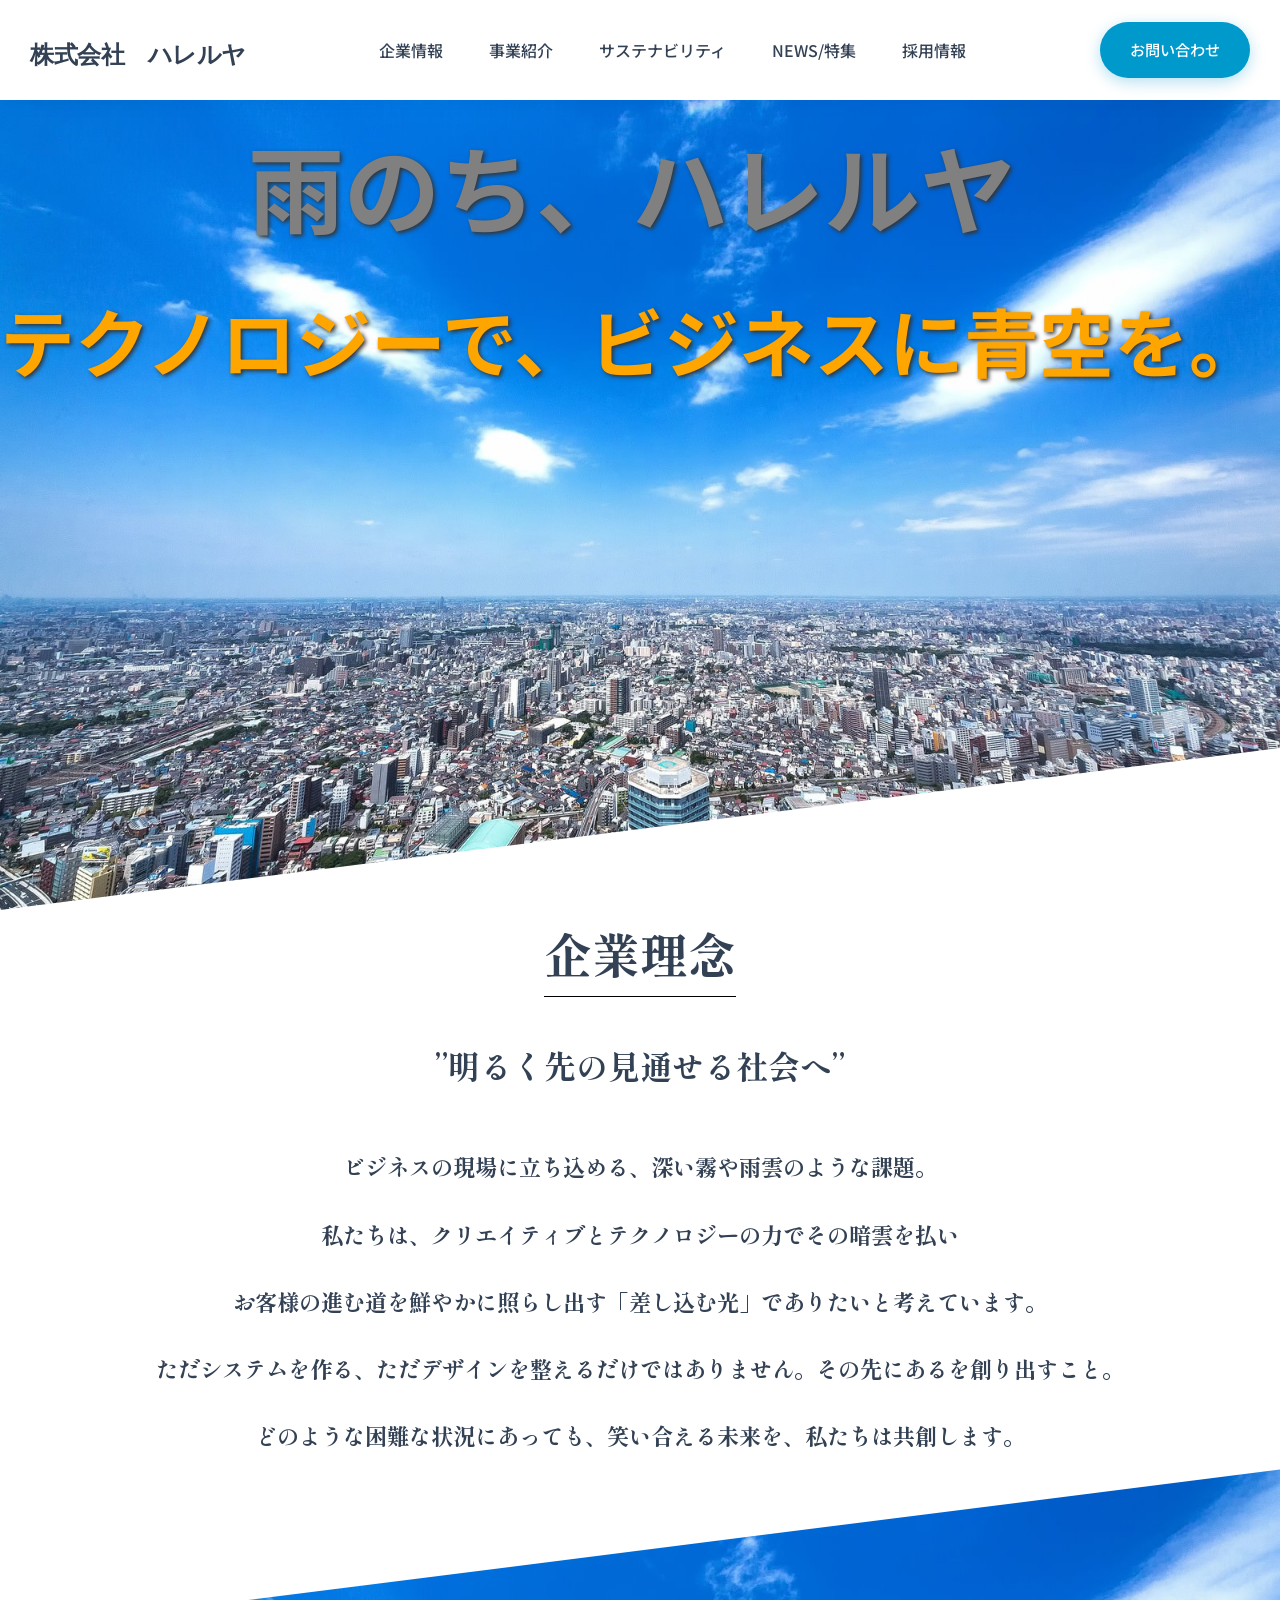
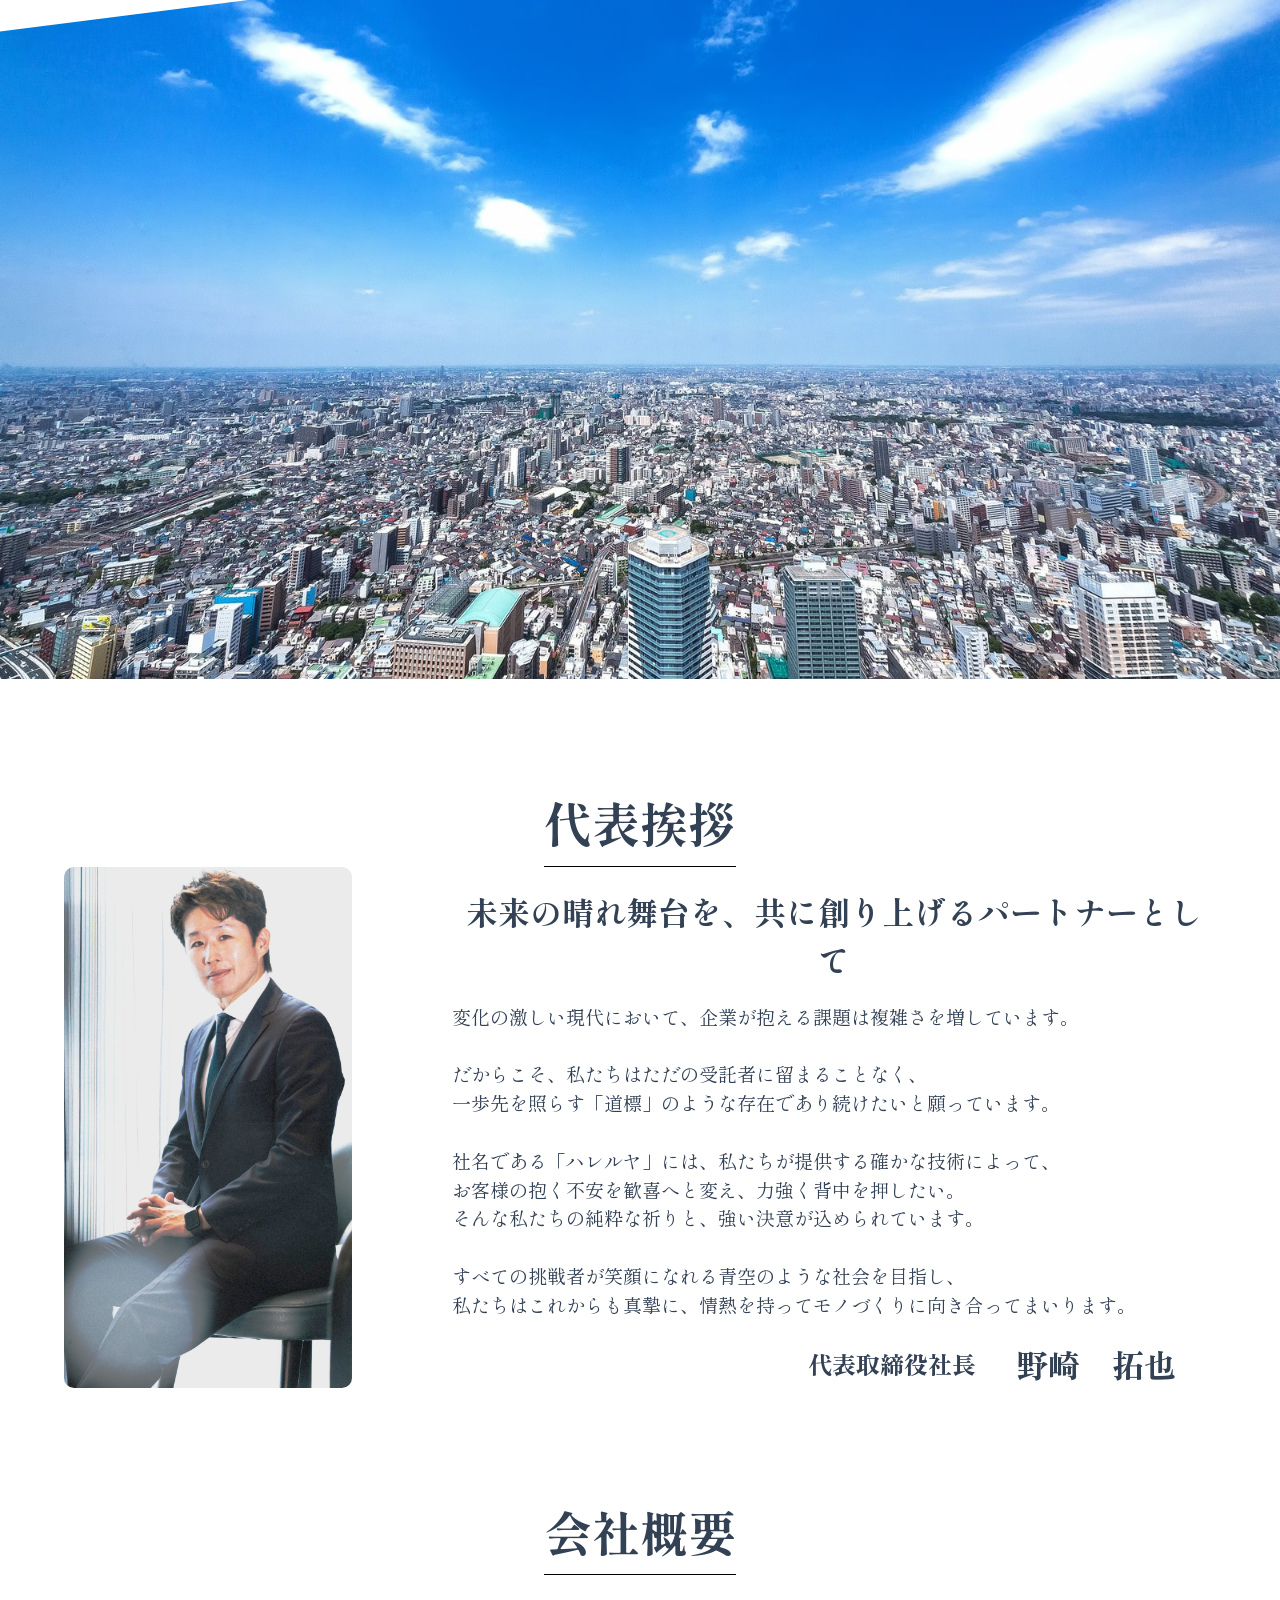
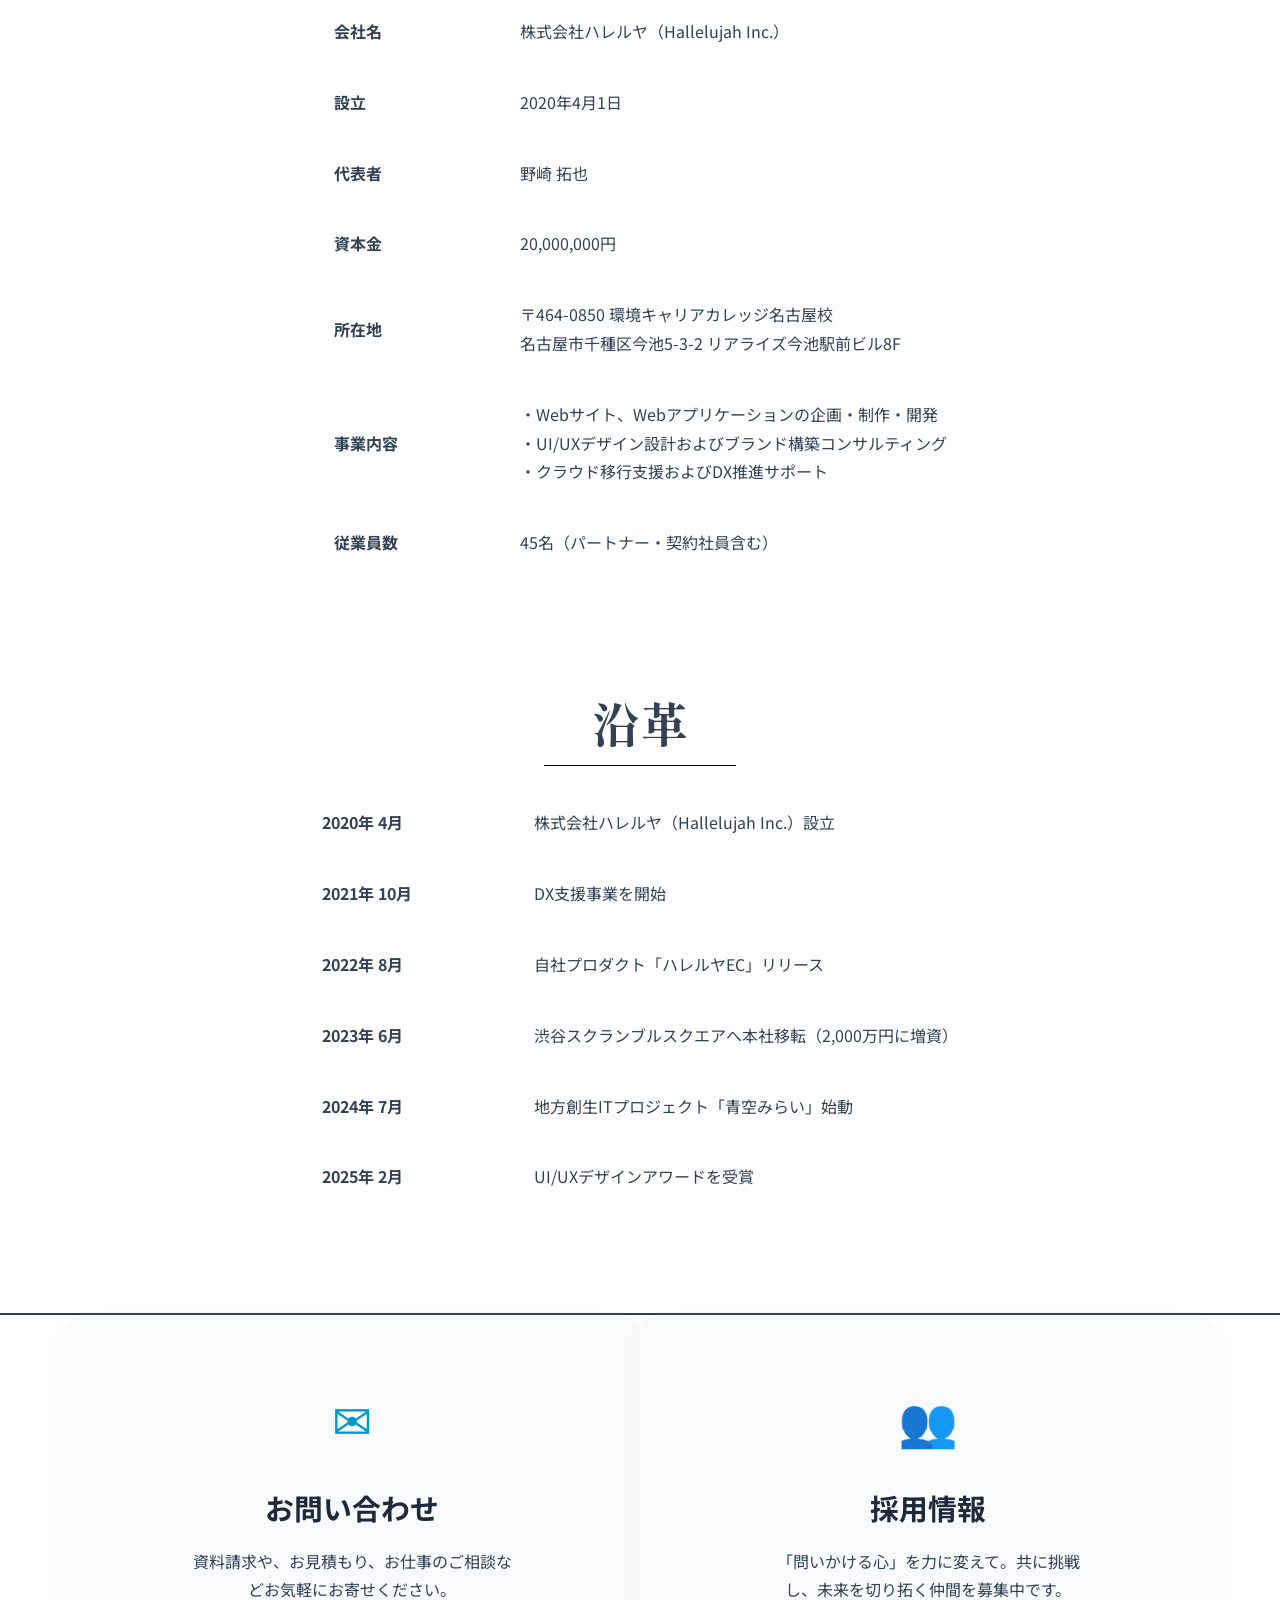
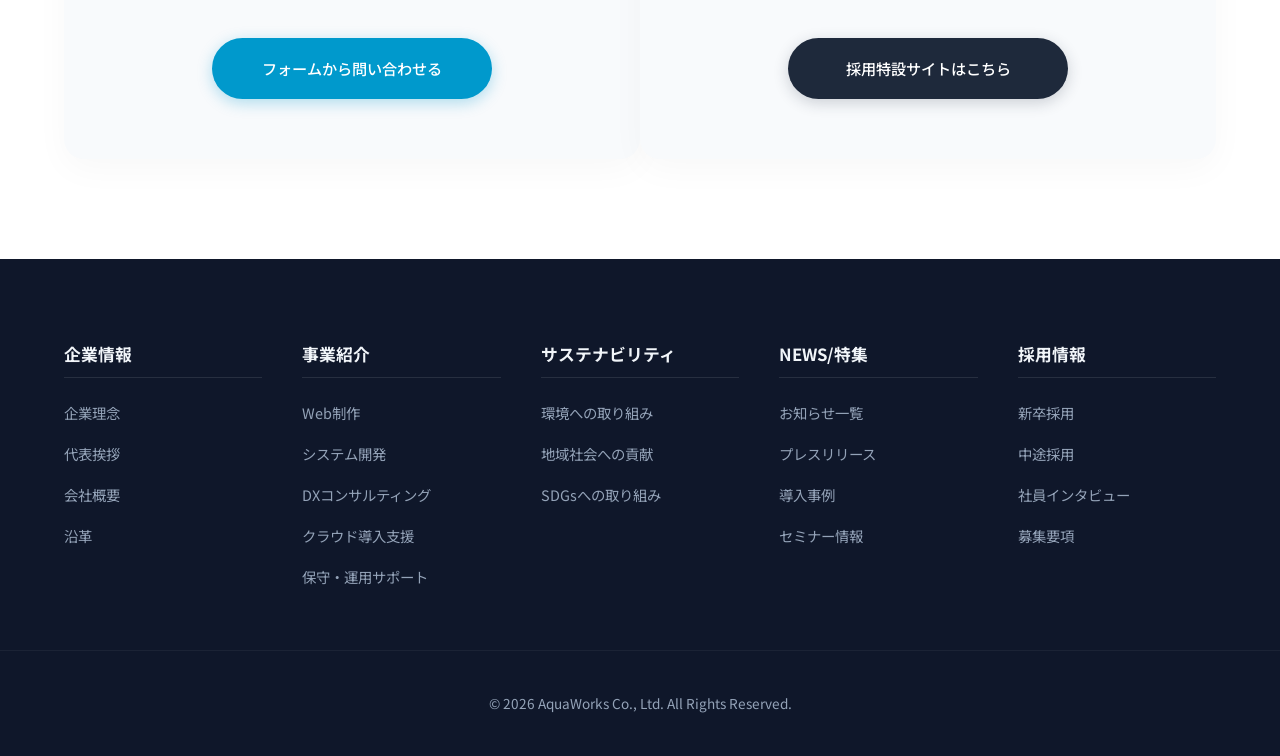
<file: company.html>
<!DOCTYPE html>
<html lang="ja">
<head>
  <meta charset="UTF-8">
  <meta name="viewport" content="width=device-width, initial-scale=1.0">
  <title>企業情報 | 株式会社</title>
	<!-- Google Fonts からモダンなフォントを導入 -->
	<link rel="preconnect" href="https://fonts.googleapis.com">
	<link rel="preconnect" href="https://fonts.gstatic.com" crossorigin>
	<link href="https://fonts.googleapis.com/css2?family=Noto+Serif+JP:wght@200..900&family=Shippori+Mincho+B1:wght@400;700&family=Zen+Antique&display=swap" rel="stylesheet">
	<link rel="preconnect" href="https://fonts.googleapis.com">
	<link rel="preconnect" href="https://fonts.gstatic.com" crossorigin>
	<link href="https://fonts.googleapis.com/css2?family=Noto+Serif+JP:wght@200..900&family=Shippori+Mincho+B1&display=swap" rel="stylesheet">
	<link rel="preconnect" href="https://fonts.googleapis.com">
	<link rel="preconnect" href="https://fonts.gstatic.com" crossorigin>
	<link href="https://fonts.googleapis.com/css2?family=Montserrat:wght@400;700&family=Noto+Sans+JP:wght@400;500;700&display=swap" rel="stylesheet">
  <!-- CSS読み込み -->
	<link  href="css/common.css" rel="stylesheet">
	<link href="css/company-page.css" rel="stylesheet">
</head>

<body>
	
<!-- =============================================================<br>
	
							ヘッダー 

================================================================== -->
<header class="header">
  <div class="header-inner">
    <!-- ロゴ -->
    <h1 class="logo">
      <a href="index.html" class="logo-link">株式会社　ハレルヤ</a>
    </h1>

    <!-- メインナビゲーション -->
    <nav class="nav">
      <ul class="main-nav">
		
        <!-- 企業情報 -->
        <li class="sub-text">
			<p class="main-a"><a href="#company" class="underline">企業情報</a></p>
          <div class="sub-nav">
            <div class="sub-background">
              <h2 class="main-nav-text">企業情報</h2>
              <ul class="sub-ul">
                <li class="sub-nav-li"><a href="#philosophy" class="a-sub-nav">企業理念</a></li>
                <li class="sub-nav-li"><a href="#message" class="a-sub-nav">代表挨拶</a></li>
                <li class="sub-nav-li"><a href="#profile" class="a-sub-nav">会社概要</a></li>
                <li class="sub-nav-li"><a href="#history" class="a-sub-nav">沿革</a></li>
              </ul>
            </div>
          </div>
        </li>

        <!-- 事業紹介 -->
        <li class="sub-text">
			<p class="main-a"><a href="#business" class="underline">事業紹介</a></p>
          <div class="sub-nav">
            <div class="sub-background">
              <h2 class="main-nav-text">事業紹介</h2>
              <ul class="sub-ul">
                <li class="sub-nav-li"><a href="#" class="a-sub-nav">Web制作</a></li>
                <li class="sub-nav-li"><a href="#" class="a-sub-nav">システム開発</a></li>
                <li class="sub-nav-li"><a href="#" class="a-sub-nav">DXコンサルティング</a></li>
                <li class="sub-nav-li"><a href="#" class="a-sub-nav">クラウド導入支援</a></li>
                <li class="sub-nav-li"><a href="#" class="a-sub-nav">保守・運用サポート</a></li>
              </ul>
            </div>
          </div>
        </li>
		
        <!-- サステナビリティ -->
        <li class="sub-text">
			<p class="main-a"><a href="#sustainability" class="underline">サステナビリティ</a></p>
          <div class="sub-nav">
            <div class="sub-background">
              <h2 class="main-nav-text">サステナビリティ</h2>
              <ul class="sub-ul">
                <li class="sub-nav-li"><a href="#" class="a-sub-nav">環境への取り組み</a></li>
                <li class="sub-nav-li"><a href="#" class="a-sub-nav">地域社会への貢献</a></li>
                <li class="sub-nav-li"><a href="#" class="a-sub-nav">SDGsへの取り組み</a></li>
              </ul>
            </div>
          </div>
        </li>
		
        <!-- NEWS/特集 -->
        <li class="sub-text">
			<p class="main-a"><a href="#news" class="underline">NEWS/特集</a></p>
          <div class="sub-nav">
            <div class="sub-background">
              <h2 class="main-nav-text">NEWS/特集</h2>
              <ul class="sub-ul">
                <li class="sub-nav-li"><a href="#" class="a-sub-nav">お知らせ一覧</a></li>
                <li class="sub-nav-li"><a href="#" class="a-sub-nav">プレスリリース</a></li>
                <li class="sub-nav-li"><a href="#" class="a-sub-nav">導入事例</a></li>
                <li class="sub-nav-li"><a href="#" class="a-sub-nav">セミナー情報</a></li>
              </ul>
            </div>
          </div>
        </li>
		
        <!-- 採用情報 -->
        <li class="sub-text">
          <p class="main-a"><a href="#form" class="underline">採用情報</a></p>
          <div class="sub-nav">
            <div class="sub-background">
              <h2 class="main-nav-text">採用情報</h2>
              <ul class="sub-ul">
                <li class="sub-nav-li"><a href="#" class="a-sub-nav">新卒採用</a></li>
                <li class="sub-nav-li"><a href="#" class="a-sub-nav">中途採用</a></li>
                <li class="sub-nav-li"><a href="#" class="a-sub-nav">社員インタビュー</a></li>
                <li class="sub-nav-li"><a href="#" class="a-sub-nav">募集要項</a></li>
              </ul>
            </div>
          </div>
        </li>
      </ul>
    </nav>
	  
    <a href="#form" class="contact-btn">お問い合わせ</a>
  </div>
</header>
	
<!-- =============================================================<br>
	
						企業理念

================================================================== -->
<main>
	
<section>
	<div class="container" id="company">
		<div class="philosophy-mv">
			<div class="philosophy-mv-text">
				<h2>雨のち、ハレルヤ</h2>
				<h3>テクノロジーで、ビジネスに青空を。</h3>
			</div>
		</div>	
		
		<h2 class="title-h2" id="philosophy">企業理念</h2>
		
		<div class="philosophy-text-area">
			
			<h3 class="text-area-h3">”明るく先の見通せる社会へ”</h3>
			
			<p>ビジネスの現場に立ち込める、深い霧や雨雲のような課題。<br>
				私たちは、クリエイティブとテクノロジーの力でその暗雲を払い<br>
				お客様の進む道を鮮やかに照らし出す「差し込む光」でありたいと考えています。<br>
				ただシステムを作る、ただデザインを整えるだけではありません。その先にあるを創り出すこと。<br>
				どのような困難な状況にあっても、笑い合える未来を、私たちは共創します。</p>
		</div>
			 
		</div>
	
	<div class="try-mv">
	</div>
</section>
	
<!-- =============================================================<br>
	
						代表挨拶

================================================================== -->
<section id="message">
	<h2 class="title-h2">代表挨拶</h2>
	
	<div class="container">
		<div class="messeage-container-inner">
		<div class="flex-box">
			<img src="img/nozaki_02_03.png" alt="代表取締役の写真" class="img-box">
			
			<div class="text-area">
				<h3 class="text-area-h3">未来の晴れ舞台を、共に創り上げるパートナーとして</h3>
				
					<p>変化の激しい現代において、企業が抱える課題は複雑さを増しています。<br>
					<br>
					だからこそ、私たちはただの受託者に留まることなく、<br>
					一歩先を照らす「道標」のような存在であり続けたいと願っています。<br>
					<br>
					社名である「ハレルヤ」には、私たちが提供する確かな技術によって、<br>
					お客様の抱く不安を歓喜へと変え、力強く背中を押したい。<br>
					そんな私たちの純粋な祈りと、強い決意が込められています。<br>
					<br>
					すべての挑戦者が笑顔になれる青空のような社会を目指し、<br>
					私たちはこれからも真摯に、情熱を持ってモノづくりに向き合ってまいります。</p>
				
					<div class="position-President">
						<p class="position">代表取締役社長</p><p class="President-Name">野崎　拓也</p>
					</div>
			</div>
		</div>
		</div>
	</div>
</section>

<!-- =============================================================<br>
	
						会社概要

================================================================== -->
<section class="profile" id="profile">
	<h2 class="title-h2">会社概要</h2>
	<div class="container">
		
		<table class="about-table">
			 
          <tr class="about-tr">
            <th class="about-th">会社名</th>
            <td class="about-td">株式会社ハレルヤ（Hallelujah Inc.）</td>
          </tr>
			 
          <tr class="about-tr">
            <th class="about-th">設立</th>
            <td class="about-td">2020年4月1日</td>
          </tr>
			 
          <tr class="about-tr">
            <th class="about-th">代表者</th>
            <td class="about-td">野崎 拓也</td>
          </tr>
			 
          <tr class="about-tr">
            <th class="about-th">資本金</th>
            <td class="about-td">20,000,000円</td>
          </tr>
			 
          <tr class="about-tr">
            <th class="about-th">所在地</th>
            <td class="about-td">〒464-0850 環境キャリアカレッジ名古屋校<br>名古屋市千種区今池5-3-2 リアライズ今池駅前ビル8F</td>
          </tr>
			 
          <tr class="about-tr">
            <th class="about-th">事業内容</th>
            <td class="about-td">
              ・Webサイト、Webアプリケーションの企画・制作・開発<br>
              ・UI/UXデザイン設計およびブランド構築コンサルティング<br>
              ・クラウド移行支援およびDX推進サポート
            </td>
          </tr>
			 
          <tr class="about-tr">
            <th class="about-th">従業員数</th>
            <td class="about-td">45名（パートナー・契約社員含む）</td>
          </tr>
			 
		</table>
	
	</div>
</section>
	
<!-- =============================================================<br>
	
						沿革

================================================================== -->
<section class="history" id="history">
	<h2 class="title-h2">沿革</h2>
	<div class="container">
		
		<table class="about-table">
			
			<tr class="about-tr">
            	<th class="about-th">2020年 4月</th>
            	<td class="about-td">株式会社ハレルヤ（Hallelujah Inc.）設立</td>
			</tr>
			
			<tr class="about-tr">
            	<th class="about-th">2021年 10月</th>
				<td class="about-td">DX支援事業を開始</td>
          	</tr>

			<tr class="about-tr">
            	<th class="about-th">2022年 8月</th>
				<td class="about-td">自社プロダクト「ハレルヤEC」リリース</td>
          	</tr>
			
			<tr class="about-tr">
            	<th class="about-th">2023年 6月</th>
				<td class="about-td">渋谷スクランブルスクエアへ本社移転（2,000万円に増資）</td>
          	</tr>
			

 			<tr class="about-tr">
            	<th class="about-th">2024年 7月</th>
				<td class="about-td">地方創生ITプロジェクト「青空みらい」始動</td>
          	</tr>

 			<tr class="about-tr">
            	<th class="about-th">2025年 2月</th>
				<td class="about-td">UI/UXデザインアワードを受賞</td>
          	</tr>
			
		</table>
 
	</div>
</section>
	
<div class="bottom-border"></div>
	
<!-- =============================================================<br>
	
						お問合わせ＆採用

================================================================== -->
<section id="form" class="form">
  <div class="flex-box">
    <!-- お問い合わせ -->
    <div class="contact-card-box">
      <div class="card-icon">✉</div>
      <h3 class="contact-h3">お問い合わせ</h3>
      <p class="contact-p">資料請求や、お見積もり、お仕事のご相談などお気軽にお寄せください。</p>
      <a href="#" class="contact-btn btn-large">フォームから問い合わせる</a>
    </div>

    <!-- 採用情報 -->
    <div class="recruit-card-box">
      <div class="card-icon">👥</div>
      <h3 class="recruit-h3">採用情報</h3>
      <p class="recruit-p">「問いかける心」を力に変えて。共に挑戦し、未来を切り拓く仲間を募集中です。</p>
      <a href="#" class="contact-btn btn-large btn-dark">採用特設サイトはこちら</a>		
    </div>
  </div>
</section>
	
<!-- =============================================================<br>
	
							フッター

================================================================== -->
<footer class="footer">
  <div class="footer-nav">
    <ul class="footer-nav-main-ul">
      <!-- 企業情報 -->
      <li class="footer-main-li">
        <a href="#company" class="footer-main-a">企業情報</a>
        <ul class="footer-sub-ul">
          <li><a href="#philosophy" class="footer-sub-nav-a">企業理念</a></li>
          <li><a href="#message" class="footer-sub-nav-a">代表挨拶</a></li>
          <li><a href="#profile" class="footer-sub-nav-a">会社概要</a></li>
          <li><a href="#history" class="footer-sub-nav-a">沿革</a></li>
        </ul>
      </li>
			
      <!-- 事業紹介 -->
      <li class="footer-main-li">
        <a href="#business" class="footer-main-a">事業紹介</a>
        <ul class="footer-sub-ul">
          <li><a href="#" class="footer-sub-nav-a">Web制作</a></li>
          <li><a href="#" class="footer-sub-nav-a">システム開発</a></li>
          <li><a href="#" class="footer-sub-nav-a">DXコンサルティング</a></li>
          <li><a href="#" class="footer-sub-nav-a">クラウド導入支援</a></li>
          <li><a href="#" class="footer-sub-nav-a">保守・運用サポート</a></li>
        </ul>
      </li>
			
      <!-- サステナビリティ -->
      <li class="footer-main-li">
        <a href="#sustainability" class="footer-main-a">サステナビリティ</a>
        <ul class="footer-sub-ul">
          <li><a href="#" class="footer-sub-nav-a">環境への取り組み</a></li>
          <li><a href="#" class="footer-sub-nav-a">地域社会への貢献</a></li>
          <li><a href="#" class="footer-sub-nav-a">SDGsへの取り組み</a></li>
        </ul>
      </li>
			
      <!-- NEWS/特集 -->
      <li class="footer-main-li">
        <a href="#news" class="footer-main-a">NEWS/特集</a>
        <ul class="footer-sub-ul">
          <li><a href="#" class="footer-sub-nav-a">お知らせ一覧</a></li>
          <li><a href="#" class="footer-sub-nav-a">プレスリリース</a></li>
          <li><a href="#" class="footer-sub-nav-a">導入事例</a></li>
          <li><a href="#" class="footer-sub-nav-a">セミナー情報</a></li>
        </ul>
      </li>
			
      <li class="footer-main-li">
        <a href="#form" class="footer-main-a">採用情報</a>
        <ul class="footer-sub-ul">
          <li><a href="#" class="footer-sub-nav-a">新卒採用</a></li>
          <li><a href="#" class="footer-sub-nav-a">中途採用</a></li>
          <li><a href="#" class="footer-sub-nav-a">社員インタビュー</a></li>
          <li><a href="#" class="footer-sub-nav-a">募集要項</a></li>
        </ul>
      </li>
    </ul>
  </div>
	  
  <p class="footer-copy">&copy; 2026 AquaWorks Co., Ltd. All Rights Reserved.</p>
</footer>
	
<!-- JavaScript読み込み -->
<script src="script.js" defer></script>
	
</main>	
	
</body>
</html>
</file>
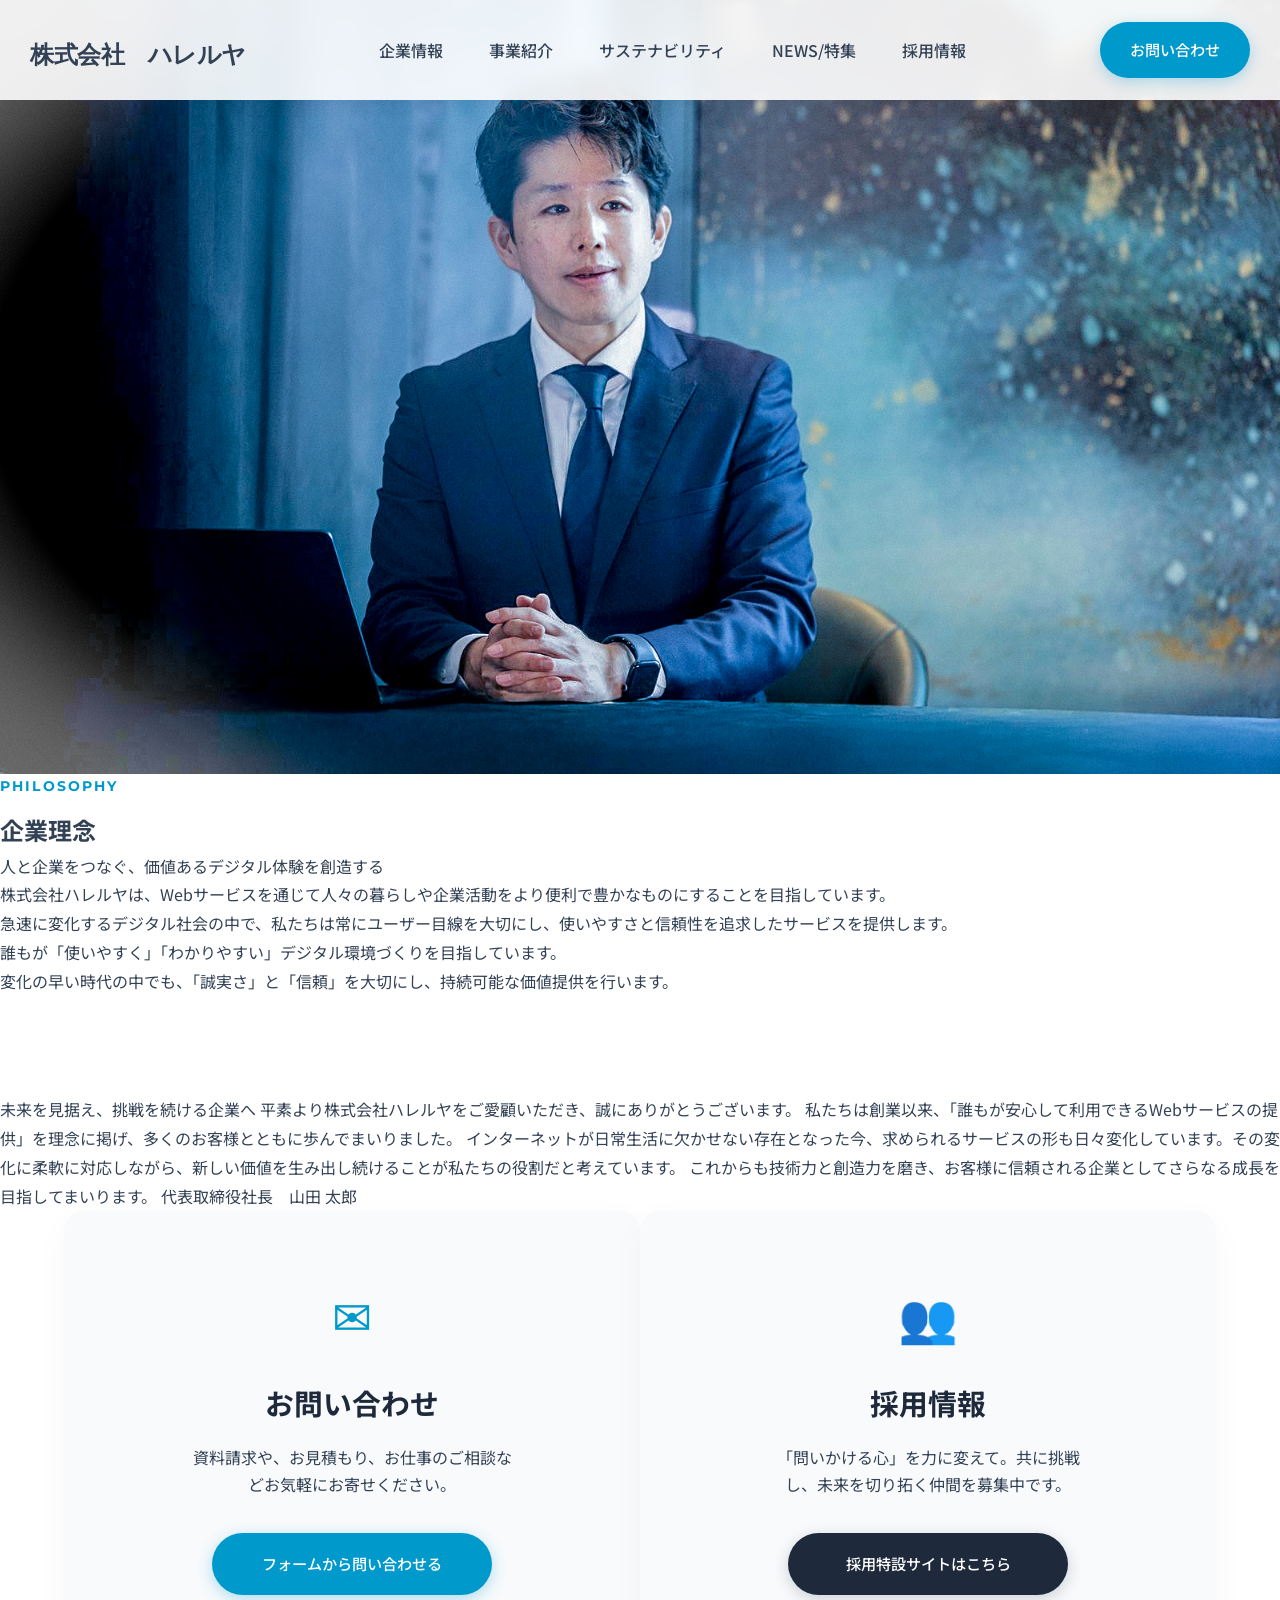
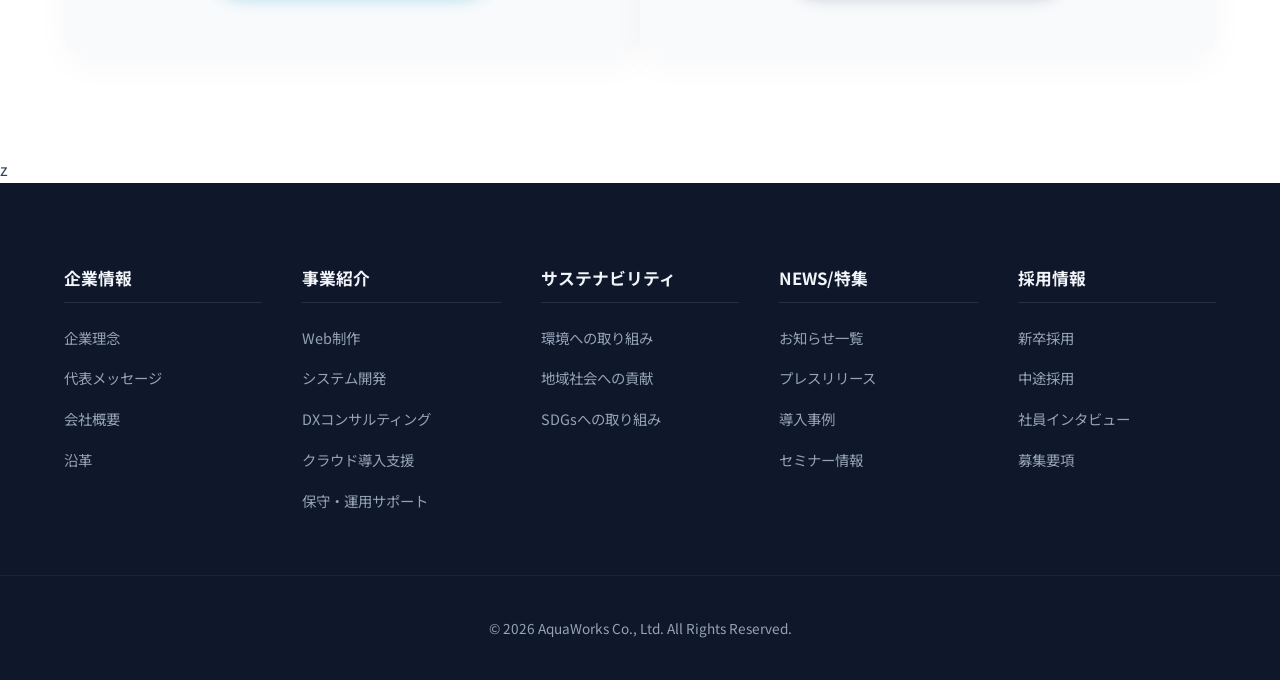
<file: concept2.html>
<!DOCTYPE html>
<html lang="ja">
<head>
  <meta charset="UTF-8">
  <meta name="viewport" content="width=device-width, initial-scale=1.0">
  <title>会社情報</title>

  <!-- Google Fonts からモダンなフォントを導入 -->
  <link rel="preconnect" href="https://fonts.googleapis.com">
  <link rel="preconnect" href="https://fonts.gstatic.com" crossorigin>
  <link href="https://fonts.googleapis.com/css2?family=Montserrat:wght@400;700&family=Noto+Sans+JP:wght@400;500;700&display=swap" rel="stylesheet">
  
  <!-- CSS読み込み -->
  <link rel="stylesheet" href="common.css">
</head>

<body>
	
<!-- ========================= ヘッダー ========================== -->
<header class="header">
  <div class="header-inner">
    <!-- ロゴ -->
    <h1 class="logo">
      <a href="index.html#top" class="logo-link">株式会社　ハレルヤ</a>
    </h1>

    <!-- メインナビゲーション -->
    <nav class="nav">
      <ul class="main-nav">
		
        <!-- 企業情報 -->
        <li class="sub-text">
			<p class="main-a"><a href="concept.html" class="underline">企業情報</a></p>
          <div class="sub-nav">
            <div class="sub-background">
              <h2 class="main-nav-text">企業情報</h2>
              <ul class="sub-ul">
                <li class="sub-nav-li"><a href="#" class="a-sub-nav">企業理念</a></li>
                <li class="sub-nav-li"><a href="#" class="a-sub-nav">代表メッセージ</a></li>
                <li class="sub-nav-li"><a href="#" class="a-sub-nav">会社概要</a></li>
                <li class="sub-nav-li"><a href="#" class="a-sub-nav">沿革</a></li>
              </ul>
            </div>
          </div>
        </li>

        <!-- 事業紹介 -->
        <li class="sub-text">
			<p class="main-a"><a href="#business" class="underline">事業紹介</a></p>
          <div class="sub-nav">
            <div class="sub-background">
              <h2 class="main-nav-text">事業紹介</h2>
              <ul class="sub-ul">
                <li class="sub-nav-li"><a href="#" class="a-sub-nav">Web制作</a></li>
                <li class="sub-nav-li"><a href="#" class="a-sub-nav">システム開発</a></li>
                <li class="sub-nav-li"><a href="#" class="a-sub-nav">DXコンサルティング</a></li>
                <li class="sub-nav-li"><a href="#" class="a-sub-nav">クラウド導入支援</a></li>
                <li class="sub-nav-li"><a href="#" class="a-sub-nav">保守・運用サポート</a></li>
              </ul>
            </div>
          </div>
        </li>
		
        <!-- サステナビリティ -->
        <li class="sub-text">
			<p class="main-a"><a href="#sustainability" class="underline">サステナビリティ</a></p>
          <div class="sub-nav">
            <div class="sub-background">
              <h2 class="main-nav-text">サステナビリティ</h2>
              <ul class="sub-ul">
                <li class="sub-nav-li"><a href="#" class="a-sub-nav">環境への取り組み</a></li>
                <li class="sub-nav-li"><a href="#" class="a-sub-nav">地域社会への貢献</a></li>
                <li class="sub-nav-li"><a href="#" class="a-sub-nav">SDGsへの取り組み</a></li>
              </ul>
            </div>
          </div>
        </li>
		
        <!-- NEWS/特集 -->
        <li class="sub-text">
			<p class="main-a"><a href="#news" class="underline">NEWS/特集</a></p>
          <div class="sub-nav">
            <div class="sub-background">
              <h2 class="main-nav-text">NEWS/特集</h2>
              <ul class="sub-ul">
                <li class="sub-nav-li"><a href="#" class="a-sub-nav">お知らせ一覧</a></li>
                <li class="sub-nav-li"><a href="#" class="a-sub-nav">プレスリリース</a></li>
                <li class="sub-nav-li"><a href="#" class="a-sub-nav">導入事例</a></li>
                <li class="sub-nav-li"><a href="#" class="a-sub-nav">セミナー情報</a></li>
              </ul>
            </div>
          </div>
        </li>
		
        <!-- 採用情報 -->
        <li class="sub-text">
          <p class="main-a"><a href="#form" class="underline">採用情報</a></p>
          <div class="sub-nav">
            <div class="sub-background">
              <h2 class="main-nav-text">採用情報</h2>
              <ul class="sub-ul">
                <li class="sub-nav-li"><a href="#" class="a-sub-nav">新卒採用</a></li>
                <li class="sub-nav-li"><a href="#" class="a-sub-nav">中途採用</a></li>
                <li class="sub-nav-li"><a href="#" class="a-sub-nav">社員インタビュー</a></li>
                <li class="sub-nav-li"><a href="#" class="a-sub-nav">募集要項</a></li>
              </ul>
            </div>
          </div>
        </li>
      </ul>
    </nav>
	  
    <a href="#form" class="contact-btn">お問い合わせ</a>
  </div>
</header>
	
<!-- ========================= 企業理念 ========================== -->
<section id="concept" class="philosophy">
	<div class="container">
    	<div class="img-box">
			<img src="keieirinen.png" alt="代表者画像" class="flex-img">
    	</div>
	<div class="text-area">	
      <span class="sub-caption">PHILOSOPHY</span>
      	<h2 class="h2-title">企業理念</h2>
	<div class="p-philosophy">
		  <p>人と企業をつなぐ、価値あるデジタル体験を創造する<br>
		  <p>株式会社ハレルヤは、Webサービスを通じて人々の暮らしや企業活動をより便利で豊かなものにすることを目指しています。<br>
		  <p>急速に変化するデジタル社会の中で、私たちは常にユーザー目線を大切にし、使いやすさと信頼性を追求したサービスを提供します。<br>
		  <p>誰もが「使いやすく」「わかりやすい」デジタル環境づくりを目指しています。<br>
		  <p>変化の早い時代の中でも、「誠実さ」と「信頼」を大切にし、持続可能な価値提供を行います。</p>
	</div>
	</div>
	</div>
</section>

<!-- ========================= 代表挨拶 ========================== -->
	

	
未来を見据え、挑戦を続ける企業へ

平素より株式会社ハレルヤをご愛顧いただき、誠にありがとうございます。

私たちは創業以来、「誰もが安心して利用できるWebサービスの提供」を理念に掲げ、多くのお客様とともに歩んでまいりました。

インターネットが日常生活に欠かせない存在となった今、求められるサービスの形も日々変化しています。その変化に柔軟に対応しながら、新しい価値を生み出し続けることが私たちの役割だと考えています。

これからも技術力と創造力を磨き、お客様に信頼される企業としてさらなる成長を目指してまいります。

代表取締役社長　山田 太郎
	
	
	
	
	
	
	
	
	
<!-- ========================= お問い合わせ＆採用 ========================== -->
<section id="form" class="form">
  <div class="flex-box">
    <!-- お問い合わせ -->
    <div class="contact-card-box">
      <div class="card-icon">✉</div>
      <h3 class="contact-h3">お問い合わせ</h3>
      <p class="contact-p">資料請求や、お見積もり、お仕事のご相談などお気軽にお寄せください。</p>
      <a href="#" class="contact-btn btn-large">フォームから問い合わせる</a>
    </div>

    <!-- 採用情報 -->
    <div class="recruit-card-box">
      <div class="card-icon">👥</div>
      <h3 class="recruit-h3">採用情報</h3>
      <p class="recruit-p">「問いかける心」を力に変えて。共に挑戦し、未来を切り拓く仲間を募集中です。</p>
      <a href="#" class="contact-btn btn-large btn-dark">採用特設サイトはこちら</a>		
    </div>
  </div>
</section>z
	
<!-- ========================= フッター ========================== -->
<footer class="footer">
  <div class="footer-nav">
    <ul class="footer-nav-main-ul">
      <!-- 企業情報 -->
      <li class="footer-main-li">
        <a href="#concept" class="footer-main-a">企業情報</a>
        <ul class="footer-sub-ul">
          <li><a href="#" class="footer-sub-nav-a">企業理念</a></li>
          <li><a href="#" class="footer-sub-nav-a">代表メッセージ</a></li>
          <li><a href="#" class="footer-sub-nav-a">会社概要</a></li>
          <li><a href="#" class="footer-sub-nav-a">沿革</a></li>
        </ul>
      </li>
			
      <!-- 事業紹介 -->
      <li class="footer-main-li">
        <a href="#business" class="footer-main-a">事業紹介</a>
        <ul class="footer-sub-ul">
          <li><a href="#" class="footer-sub-nav-a">Web制作</a></li>
          <li><a href="#" class="footer-sub-nav-a">システム開発</a></li>
          <li><a href="#" class="footer-sub-nav-a">DXコンサルティング</a></li>
          <li><a href="#" class="footer-sub-nav-a">クラウド導入支援</a></li>
          <li><a href="#" class="footer-sub-nav-a">保守・運用サポート</a></li>
        </ul>
      </li>
			
      <!-- サステナビリティ -->
      <li class="footer-main-li">
        <a href="#sustainability" class="footer-main-a">サステナビリティ</a>
        <ul class="footer-sub-ul">
          <li><a href="#" class="footer-sub-nav-a">環境への取り組み</a></li>
          <li><a href="#" class="footer-sub-nav-a">地域社会への貢献</a></li>
          <li><a href="#" class="footer-sub-nav-a">SDGsへの取り組み</a></li>
        </ul>
      </li>
			
      <!-- NEWS/特集 -->
      <li class="footer-main-li">
        <a href="#news" class="footer-main-a">NEWS/特集</a>
        <ul class="footer-sub-ul">
          <li><a href="#" class="footer-sub-nav-a">お知らせ一覧</a></li>
          <li><a href="#" class="footer-sub-nav-a">プレスリリース</a></li>
          <li><a href="#" class="footer-sub-nav-a">導入事例</a></li>
          <li><a href="#" class="footer-sub-nav-a">セミナー情報</a></li>
        </ul>
      </li>
			
      <li class="footer-main-li">
        <a href="#form" class="footer-main-a">採用情報</a>
        <ul class="footer-sub-ul">
          <li><a href="#" class="footer-sub-nav-a">新卒採用</a></li>
          <li><a href="#" class="footer-sub-nav-a">中途採用</a></li>
          <li><a href="#" class="footer-sub-nav-a">社員インタビュー</a></li>
          <li><a href="#" class="footer-sub-nav-a">募集要項</a></li>
        </ul>
      </li>
    </ul>
  </div>
	  
  <p class="footer-copy">&copy; 2026 AquaWorks Co., Ltd. All Rights Reserved.</p>
</footer>

<!-- JavaScript読み込み -->
<script src="script.js" defer></script>
</body>
</html>
</file>
<file: css/common.css>
﻿@charset "utf-8";

/*-- =============================================================<br>
	
						リセット/関数設定

================================================================== --*/

:root {
  --color-primary: #0099cc;       /* アクアブルー */
  --color-primary-dark: #006699;  /* 深いブルー */
  --color-secondary: #00FCFF;     /* ネオンアクア */
  --color-dark: #1e293b;          /* 濃いチャコールグレー */
  --color-light: #f8fafc;         /* 薄いオフホワイト */
  --color-text: #334155;          /* 読みやすいグレー */
  --font-base: 'Noto Sans JP', sans-serif;
  --font-en: 'Montserrat', sans-serif;
  --transition-smooth: all 0.5s cubic-bezier(0.16, 1, 0.3, 1);
}

* {
  margin: 0;
  padding: 0;
  box-sizing: border-box;
}

html {
  scroll-behavior: smooth;
}

img {
  width: 100%;
  height: auto;
  display: block;
}

ul {
  list-style: none;
}

a {
  text-decoration: none;
  color: inherit;
  transition: var(--transition-smooth);
}

main {
	padding-top: 100px; 
}

/*-- =============================================================<br>
	
							共通レイアウト/パーツ 

================================================================== --*/

body {
  font-family: var(--font-base);
  line-height: 1.8;
  color: var(--color-text);
  background: #fff;
  overflow-x: hidden;
}

/* コンテナ設定 */
.container {
	max-width: 100%;
	margin: 0 auto;
}

/* 各セクションの余白設定 */
section {
  padding-bottom: 100px;
}

.flex-box {
	max-width: 1400px;
	width: 90%;
	margin: 0 auto;
	display: flex;
	justify-content: center;
}

/* 見出しのスタイル */
.section-header {
  text-align: center;
  margin-bottom: 60px;
}

.sub-caption {
  font-family: var(--font-en);
  font-size: 0.9rem;
  font-weight: 700;
  color: var(--color-primary);
  letter-spacing: 0.15em;
  display: block;
  margin-bottom: 8px;
}

.section-title {
  font-size: 2.2rem;
  color: var(--color-dark);
  font-weight: 700;
  position: relative;
  display: inline-block;
  padding-bottom: 15px;
}

.section-title::after {
  content: "";
  position: absolute;
  left: 50%;
  bottom: 0;
  transform: translateX(-50%);
  width: 60px;
  height: px;
  background: var(--color-primary);
  border-radius: 2px;
}

/* ボタン共通 */
.contact-btn {
  display: inline-block;
  background: var(--color-primary);
  color: #fff !important;
  padding: 12px 28px;
  border-radius: 50px;
  font-size: 0.95rem;
  font-weight: 500;
  box-shadow: 0 4px 15px rgba(0, 153, 204, 0.3);
  border: 2px solid transparent;
}

.contact-btn:hover {
  background: var(--color-primary-dark);
  transform: translateY(-2px);
  box-shadow: 0 6px 20px rgba(0, 153, 204, 0.4);
}

.contact-btn.border-white {
  background: transparent;
  border: 2px solid #fff;
  box-shadow: none;
}

.contact-btn.border-white:hover {
  background: #fff;
  color: var(--color-primary-dark) !important;
}

.bottom-border {
	border: solid 1px #334155;
}

/*-- =============================================================<br>
	
							ヘッダー 

================================================================== --*/

.header {
  position: fixed; /* 固定してモダンに */
	width: 100%;
	height: 100px;
	top: 0;
	left: 0;
	z-index: 1000;
	background: rgba(255, 255, 255, 0.9);
	backdrop-filter: blur(10px);
	box-shadow: 0 2px 20px rgba(0, 0, 0, 0.05);
	transition: var(--transition-smooth);
}

.header-inner {
	display: flex;
	align-items: center;
	justify-content: space-between;
	max-width: 1300px;
	height: 100%;
	margin: 0 auto;
	padding: 0px 30px;
}

.logo-link {
  font-family: var(--font-en);
  font-size: 1.5rem;
  font-weight: 700;
  letter-spacing: -0.02em;
}

.header:has(.sub-text:hover) .logo-link {
  color: #fff;
}

.main-nav {
  display: flex;
  align-items: center;
  gap: 30px;
}

/* ナビ親要素 */
.sub-text {
  position: relative;
}

.main-a {
  font-size: 1rem;
  font-weight: 500;
  padding: 20px 0;
  display: block;
  position: relative;
}

  .header:has(.sub-text:hover),
  .header:has(.sub-nav:hover) { /* サブナビ単体にマウスがある時もヘッダー色を維持 */
      background-color: #0d253f; 
      box-shadow: 0 4px 20px rgba(0, 0, 0, 0.15);
      transition-delay: 0s; /* ホバー開始は常に即座 */
}

.underline{
	display: inline-block;
	padding: 0.5rem;
  position: relative;
}

/* メインメニューの下線アニメーション */
.underline::after {
  content: "";
  position: absolute;
  left: 50%;
  bottom: 0;
  width: 0;
  height: 2px;
  background: var(--color-primary);
  transition: var(--transition-smooth);
  transform: translateX(-50%);
  transition: all 0.2s ease;
  transition-delay: 0.15s;
}

.sub-text:hover .underline::after {
  width: 100%;
}

.sub-text:hover .main-a {
  color: #fff;
}

/* メガドロップダウンメニュー */
.sub-nav {
  position: fixed;
  top: 100%;
  left: 0;
  width: 100vw;
  background-color: #0d253f; /* 高級感のある深い紺青 */
  color: #fff;
  opacity: 0;
  visibility: hidden;
  transition: var(--transition-smooth);
  box-shadow: 0 10px 30px rgba(0,0,0,0.15);
  padding: 40px 0;
}

.sub-background {
  max-width: 1100px;
  margin: 0 auto;
  align-items: flex-start;
}

.main-nav-text {
  font-size: 1.8rem;
  font-weight: 700;
  width: 250px;
  padding: 20px 0;
  color: #fff;
}

.sub-ul {
  display: grid;
  grid-template-columns: repeat(3, 1fr);
  flex-grow: 1;
  margin: auto;
}

.sub-nav-li {
	margin: 0 30px;
	padding: 20px 0;
	position: relative;
	font-size: 1.2rem;
	overflow: hidden;  
}

.a-sub-nav {
  display: block;
  color: #555;
  font-weight: 500;
  transition: color 0.2s ease;
}

.sub-nav-li:hover .a-sub-nav {
  color: #ffffff;
}

/* 流れる水色ラインの初期状態 */
.sub-nav-li::after {
  content: "";
  position: absolute;
  left: 0;
  bottom: 0;
  width: 100%;
  height: 2px;
  background-color: #00FCFF;
  transform: scaleX(0); 
  transform-origin: right;    
  transition: transform 0.35s cubic-bezier(0.25, 1, 0.5, 1);
}

 /* ホバーされた時に左を起点にしてスッと伸びる */
.sub-nav-li:hover::after {
  transform: scaleX(1);
  transform-origin: left;
}


/* ホバー時にメガメニューを表示 */
.sub-text:hover .sub-nav {
  opacity: 1;
  visibility: visible;
  pointer-events: auto;
  transform: translateY(0);
}


/*-- =============================================================<br>
	
						 	コンタクト＆採用/form

================================================================== --*/

.form {
  background: #fff;
}

.contact-card-box,
.recruit-card-box {
  width: 50%;
  background: var(--color-light);
  padding: 60px 40px;
  border-radius: 20px;
  text-align: center;
  transition: var(--transition-smooth);
  box-shadow: 0 10px 35px rgba(0,0,0,0.03);
  display: flex;
  flex-direction: column;
  align-items: center;
}

.card-icon {
  font-size: 3rem;
  margin-bottom: 20px;
  color: var(--color-primary);
}

.contact-h3,
.recruit-h3 {
  font-size: 1.8rem;
  font-weight: 700;
  margin-bottom: 15px;
  color: var(--color-dark);
}

.contact-p,
.recruit-p {
  font-size: 1rem;
  color: var(--color-text);
  margin-bottom: 35px;
  line-height: 1.7;
  max-width: 320px;
  flex-grow: 1;
}

.btn-large {
  width: 100%;
  max-width: 280px;
  text-align: center;
  padding: 15px 20px;
}

.btn-dark {
  background: var(--color-dark);
  box-shadow: 0 4px 15px rgba(30, 41, 59, 0.2);
}

.btn-dark:hover {
  background: #0f172a;
  box-shadow: 0 6px 20px rgba(30, 41, 59, 0.3);
}

.contact-card-box:hover,
.recruit-card-box:hover {
  transform: translateY(-8px);
  box-shadow: 0 15px 40px rgba(0,0,0,0.08);
  background: #fff;
}

/*-- =============================================================<br>
	
							フッター 

================================================================== --*/

.footer {
  padding: 80px 0 40px;
  background: #0f172a; /* 非常に引き締まるディープダーク */
  color: #94a3b8;
}

.footer-nav {
  max-width: 1200px;
  margin: 0 auto 60px;
  padding: 0 24px;
}

.footer-nav-main-ul {
  display: grid;
  grid-template-columns: repeat(5, 1fr);
  gap: 40px;
}

.footer-main-li {
  display: flex;
  flex-direction: column;
}

.footer-main-a {
  font-size: 1.05rem;
  font-weight: bold;
  color: #f1f5f9;
  margin-bottom: 20px;
  padding-bottom: 8px;
  border-bottom: 1px solid rgba(255,255,255,0.1);
  display: block;
  position: relative;
  overflow: hidden;
}

.footer-main-a::after{
  content: "";
  position: absolute;
  left: 0;
  bottom: 0;
  width: 100%;
  height: 2px;
  background-color: #00FCFF;
  transform: scaleX(0); 
  transform-origin: right;    
  transition: transform 0.35s cubic-bezier(0.25, 1, 0.5, 1);
}
  
.footer-main-a:hover::after {
  transform: scaleX(1);
  transform-origin: left;
}

.footer-sub-ul {
  display: flex;
  flex-direction: column;
  gap: 12px;
}

.footer-sub-nav-a {
  font-size: 0.9rem;
  transition: var(--transition-smooth);
}

.footer-sub-nav-a:hover {
  color: #fff;
  text-decoration: underline;
}

.footer-copy {
  text-align: center;
  font-size: 0.85rem;
  border-top: 1px solid rgba(255,255,255,0.05);
  padding-top: 40px;
}
</file>
<file: css/company-page.css>
@charset "utf-8";

body {
	background-color: #fff;
}

.philosophy-mv {
	width: auto;
	height: 90vh;
	align-items: center;
	background: url("../img/aozora.jpg")no-repeat; 
	clip-path: polygon(0 0, 100% 0, 100% 80%, 0 100%);
	background-size: cover;
	background-position: center; 
	text-align: center;
	position: relative;
}

.philosophy-mv-text {
	position: absolute;
	font-size: clamp(2.2rem, 5vw, 4.5rem);
	text-shadow: 2px 2px 4px #333;
}

.philosophy-mv-text h2 {
	color: gray;
}

.philosophy-mv-text h3 {
	color: orange;
}

.philosophy-text-area {
	font-size: 1.4rem;
	font-weight: bold;
	text-align: center;
	line-height: 3;
	font-family: "Shippori Mincho B1", serif;
}

.try-mv {
	width: auto;
	height: 90vh;
	align-items: center;
	background: url("../img/aozora.jpg")no-repeat; 
	clip-path: polygon(0 20%, 100% 0, 100% 100%, 0 100%);
	background-size: cover;
	background-position: center; 
	text-align: center;
	position: relative;
}

.title-h2 {
	text-align: center;
	font-size: 3rem;
	border-bottom: 1px solid #000;
	margin: 0 auto;
	max-width: 15%;
	font-family: "Shippori Mincho B1", serif;
}

.messeage-container-inner {
	
}

.img-box {
	width: 25%;
	height: auto;
	object-fit: cover;
	display: block;
	border-radius: 10px;
}

.text-area{
	padding-left: 50px;
	margin-left: 50px;
	line-height: 1.5;
	font-family: "Shippori Mincho B1", serif;
	font-size: 1.2rem;
	font-weight: 400;
}

.text-area-h3 {
	padding: 20px 0;
	font-size: 2rem;
	font-family: "Shippori Mincho B1", serif;
	text-align: center;
}

.position-President {
	display: flex;
	justify-content: flex-end;
	gap: 40px;
	align-items: center;
	padding: 20px 40px 0 0;
	font-family: "Zen Antique", serif;
	font-weight: 300;
	font-style: normal;
}

.President-Name {
	font-size: 2rem;
}

.position {
	font-size: 1.5rem;
}

.message-h3 {
	text-align: center;
	color: red;
	font-size: 1.8rem;
}

.about-table {
	margin: auto;
	text-align: left;
	padding-top: 20px;
}

.about-td {
	padding-left: 80px;
	padding-top: 20px;
	padding-bottom: 20px
}

.about-td {
	padding-left: 80px;
	padding-top: 20px;
	padding-bottom: 20px
}

.about-th {
	padding-top: 20px;
	padding-bottom: 20px;
	padding-right: 40px;
}

.shippori-mincho-b1-regular {
  font-family: "Shippori Mincho B1", serif;
  font-weight: 400;
  font-style: normal;
}

#company,#philosophy,#message,#profile,#history {
	scroll-margin-top: 100px;
}
</file>
<file: common.css>
﻿@charset "utf-8";

/*-- =============================================================<br>
	
						リセット/関数設定

================================================================== --*/

:root {
  --color-primary: #0099cc;       /* アクアブルー */
  --color-primary-dark: #006699;  /* 深いブルー */
  --color-secondary: #00FCFF;     /* ネオンアクア */
  --color-dark: #1e293b;          /* 濃いチャコールグレー */
  --color-light: #f8fafc;         /* 薄いオフホワイト */
  --color-text: #334155;          /* 読みやすいグレー */
  --font-base: 'Noto Sans JP', sans-serif;
  --font-en: 'Montserrat', sans-serif;
  --transition-smooth: all 0.5s cubic-bezier(0.16, 1, 0.3, 1);
}

* {
  margin: 0;
  padding: 0;
  box-sizing: border-box;
}

html {
  scroll-behavior: smooth;
}

img {
  width: 100%;
  height: auto;
  display: block;
}

ul {
  list-style: none;
}

a {
  text-decoration: none;
  color: inherit;
  transition: var(--transition-smooth);
}

main {
	padding-top: 100px; 
}

/*-- =============================================================<br>
	
							共通レイアウト/パーツ 

================================================================== --*/

body {
  font-family: var(--font-base);
  line-height: 1.8;
  color: var(--color-text);
  background: #fff;
  overflow-x: hidden;
}

/* コンテナ設定 */
.container {
	max-width: 100%;
	margin: 0 auto;
}

/* 各セクションの余白設定 */
section {
  padding-bottom: 100px;
}

.flex-box {
	max-width: 1400px;
	width: 90%;
	margin: 0 auto;
	display: flex;
	justify-content: center;
}

/* 見出しのスタイル */
.section-header {
  text-align: center;
  margin-bottom: 60px;
}

.sub-caption {
  font-family: var(--font-en);
  font-size: 0.9rem;
  font-weight: 700;
  color: var(--color-primary);
  letter-spacing: 0.15em;
  display: block;
  margin-bottom: 8px;
}

.section-title {
  font-size: 2.2rem;
  color: var(--color-dark);
  font-weight: 700;
  position: relative;
  display: inline-block;
  padding-bottom: 15px;
}

.section-title::after {
  content: "";
  position: absolute;
  left: 50%;
  bottom: 0;
  transform: translateX(-50%);
  width: 60px;
  height: px;
  background: var(--color-primary);
  border-radius: 2px;
}

/* ボタン共通 */
.contact-btn {
  display: inline-block;
  background: var(--color-primary);
  color: #fff !important;
  padding: 12px 28px;
  border-radius: 50px;
  font-size: 0.95rem;
  font-weight: 500;
  box-shadow: 0 4px 15px rgba(0, 153, 204, 0.3);
  border: 2px solid transparent;
}

.contact-btn:hover {
  background: var(--color-primary-dark);
  transform: translateY(-2px);
  box-shadow: 0 6px 20px rgba(0, 153, 204, 0.4);
}

.contact-btn.border-white {
  background: transparent;
  border: 2px solid #fff;
  box-shadow: none;
}

.contact-btn.border-white:hover {
  background: #fff;
  color: var(--color-primary-dark) !important;
}

.bottom-border {
	border: solid 1px #334155;
}

/*-- =============================================================<br>
	
							ヘッダー 

================================================================== --*/

.header {
  position: fixed; /* 固定してモダンに */
	width: 100%;
	height: 100px;
	top: 0;
	left: 0;
	z-index: 1000;
	background: rgba(255, 255, 255, 0.9);
	backdrop-filter: blur(10px);
	box-shadow: 0 2px 20px rgba(0, 0, 0, 0.05);
	transition: var(--transition-smooth);
}

.header-inner {
	display: flex;
	align-items: center;
	justify-content: space-between;
	max-width: 1300px;
	height: 100%;
	margin: 0 auto;
	padding: 0px 30px;
}

.logo-link {
  font-family: var(--font-en);
  font-size: 1.5rem;
  font-weight: 700;
  letter-spacing: -0.02em;
}

.header:has(.sub-text:hover) .logo-link {
  color: #fff;
}

.main-nav {
  display: flex;
  align-items: center;
  gap: 30px;
}

/* ナビ親要素 */
.sub-text {
  position: relative;
}

.main-a {
  font-size: 1rem;
  font-weight: 500;
  padding: 20px 0;
  display: block;
  position: relative;
}

  .header:has(.sub-text:hover),
  .header:has(.sub-nav:hover) { /* サブナビ単体にマウスがある時もヘッダー色を維持 */
      background-color: #0d253f; 
      box-shadow: 0 4px 20px rgba(0, 0, 0, 0.15);
      transition-delay: 0s; /* ホバー開始は常に即座 */
}

.underline{
	display: inline-block;
	padding: 0.5rem;
  position: relative;
}

/* メインメニューの下線アニメーション */
.underline::after {
  content: "";
  position: absolute;
  left: 50%;
  bottom: 0;
  width: 0;
  height: 2px;
  background: var(--color-primary);
  transition: var(--transition-smooth);
  transform: translateX(-50%);
  transition: all 0.2s ease;
  transition-delay: 0.15s;
}

.sub-text:hover .underline::after {
  width: 100%;
}

.sub-text:hover .main-a {
  color: #fff;
}

/* メガドロップダウンメニュー */
.sub-nav {
  position: fixed;
  top: 100%;
  left: 0;
  width: 100vw;
  background-color: #0d253f; /* 高級感のある深い紺青 */
  color: #fff;
  opacity: 0;
  visibility: hidden;
  transition: var(--transition-smooth);
  box-shadow: 0 10px 30px rgba(0,0,0,0.15);
  padding: 40px 0;
}

.sub-background {
  max-width: 1100px;
  margin: 0 auto;
  align-items: flex-start;
}

.main-nav-text {
  font-size: 1.8rem;
  font-weight: 700;
  width: 250px;
  padding: 20px 0;
  color: #fff;
}

.sub-ul {
  display: grid;
  grid-template-columns: repeat(3, 1fr);
  flex-grow: 1;
  margin: auto;
}

.sub-nav-li {
	margin: 0 30px;
	padding: 20px 0;
	position: relative;
	font-size: 1.2rem;
	overflow: hidden;  
}

.a-sub-nav {
  display: block;
  color: #555;
  font-weight: 500;
  transition: color 0.2s ease;
}

.sub-nav-li:hover .a-sub-nav {
  color: #ffffff;
}

/* 流れる水色ラインの初期状態 */
.sub-nav-li::after {
  content: "";
  position: absolute;
  left: 0;
  bottom: 0;
  width: 100%;
  height: 2px;
  background-color: #00FCFF;
  transform: scaleX(0); 
  transform-origin: right;    
  transition: transform 0.35s cubic-bezier(0.25, 1, 0.5, 1);
}

 /* ホバーされた時に左を起点にしてスッと伸びる */
.sub-nav-li:hover::after {
  transform: scaleX(1);
  transform-origin: left;
}


/* ホバー時にメガメニューを表示 */
.sub-text:hover .sub-nav {
  opacity: 1;
  visibility: visible;
  pointer-events: auto;
  transform: translateY(0);
}


/*-- =============================================================<br>
	
						 	コンタクト＆採用/form

================================================================== --*/

.form {
  background: #fff;
}

.contact-card-box,
.recruit-card-box {
  width: 50%;
  background: var(--color-light);
  padding: 60px 40px;
  border-radius: 20px;
  text-align: center;
  transition: var(--transition-smooth);
  box-shadow: 0 10px 35px rgba(0,0,0,0.03);
  display: flex;
  flex-direction: column;
  align-items: center;
}

.card-icon {
  font-size: 3rem;
  margin-bottom: 20px;
  color: var(--color-primary);
}

.contact-h3,
.recruit-h3 {
  font-size: 1.8rem;
  font-weight: 700;
  margin-bottom: 15px;
  color: var(--color-dark);
}

.contact-p,
.recruit-p {
  font-size: 1rem;
  color: var(--color-text);
  margin-bottom: 35px;
  line-height: 1.7;
  max-width: 320px;
  flex-grow: 1;
}

.btn-large {
  width: 100%;
  max-width: 280px;
  text-align: center;
  padding: 15px 20px;
}

.btn-dark {
  background: var(--color-dark);
  box-shadow: 0 4px 15px rgba(30, 41, 59, 0.2);
}

.btn-dark:hover {
  background: #0f172a;
  box-shadow: 0 6px 20px rgba(30, 41, 59, 0.3);
}

.contact-card-box:hover,
.recruit-card-box:hover {
  transform: translateY(-8px);
  box-shadow: 0 15px 40px rgba(0,0,0,0.08);
  background: #fff;
}

/*-- =============================================================<br>
	
							フッター 

================================================================== --*/

.footer {
  padding: 80px 0 40px;
  background: #0f172a; /* 非常に引き締まるディープダーク */
  color: #94a3b8;
}

.footer-nav {
  max-width: 1200px;
  margin: 0 auto 60px;
  padding: 0 24px;
}

.footer-nav-main-ul {
  display: grid;
  grid-template-columns: repeat(5, 1fr);
  gap: 40px;
}

.footer-main-li {
  display: flex;
  flex-direction: column;
}

.footer-main-a {
  font-size: 1.05rem;
  font-weight: bold;
  color: #f1f5f9;
  margin-bottom: 20px;
  padding-bottom: 8px;
  border-bottom: 1px solid rgba(255,255,255,0.1);
  display: block;
  position: relative;
  overflow: hidden;
}

.footer-main-a::after{
  content: "";
  position: absolute;
  left: 0;
  bottom: 0;
  width: 100%;
  height: 2px;
  background-color: #00FCFF;
  transform: scaleX(0); 
  transform-origin: right;    
  transition: transform 0.35s cubic-bezier(0.25, 1, 0.5, 1);
}
  
.footer-main-a:hover::after {
  transform: scaleX(1);
  transform-origin: left;
}

.footer-sub-ul {
  display: flex;
  flex-direction: column;
  gap: 12px;
}

.footer-sub-nav-a {
  font-size: 0.9rem;
  transition: var(--transition-smooth);
}

.footer-sub-nav-a:hover {
  color: #fff;
  text-decoration: underline;
}

.footer-copy {
  text-align: center;
  font-size: 0.85rem;
  border-top: 1px solid rgba(255,255,255,0.05);
  padding-top: 40px;
}
</file>
